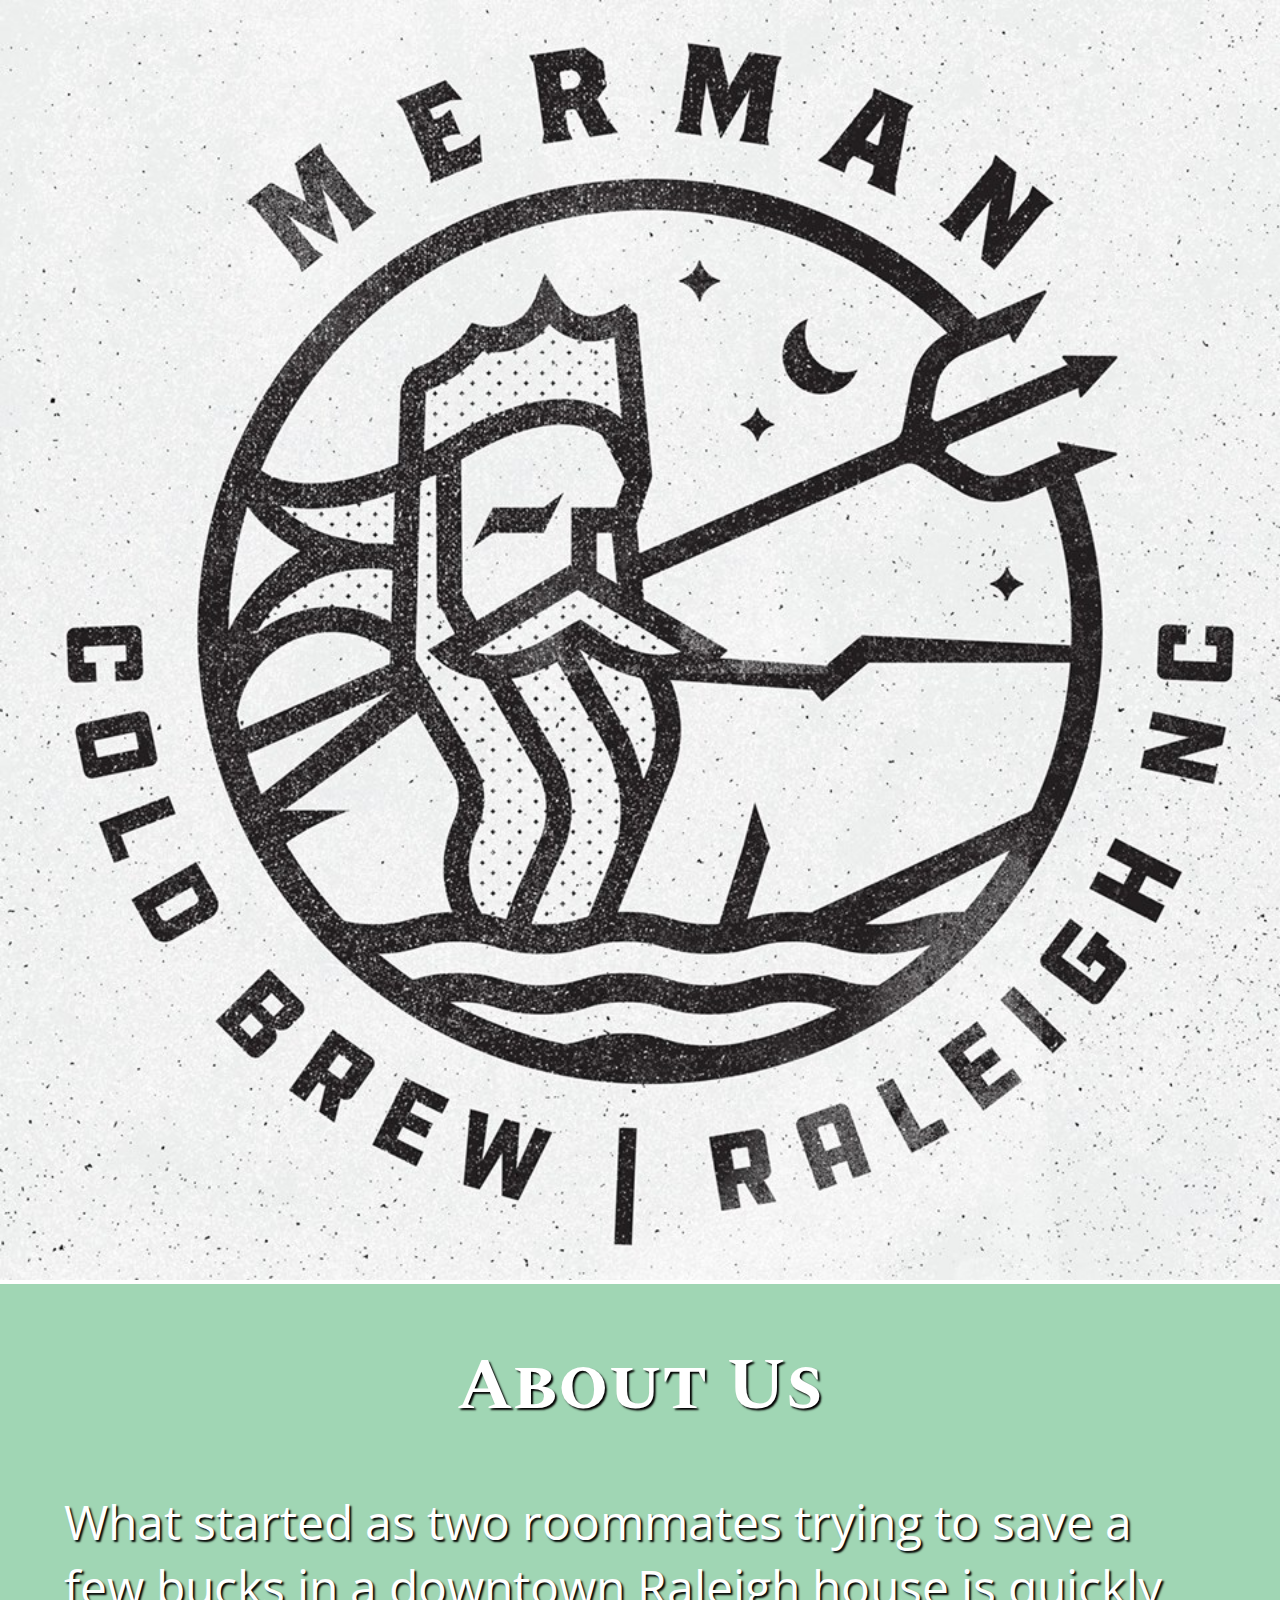
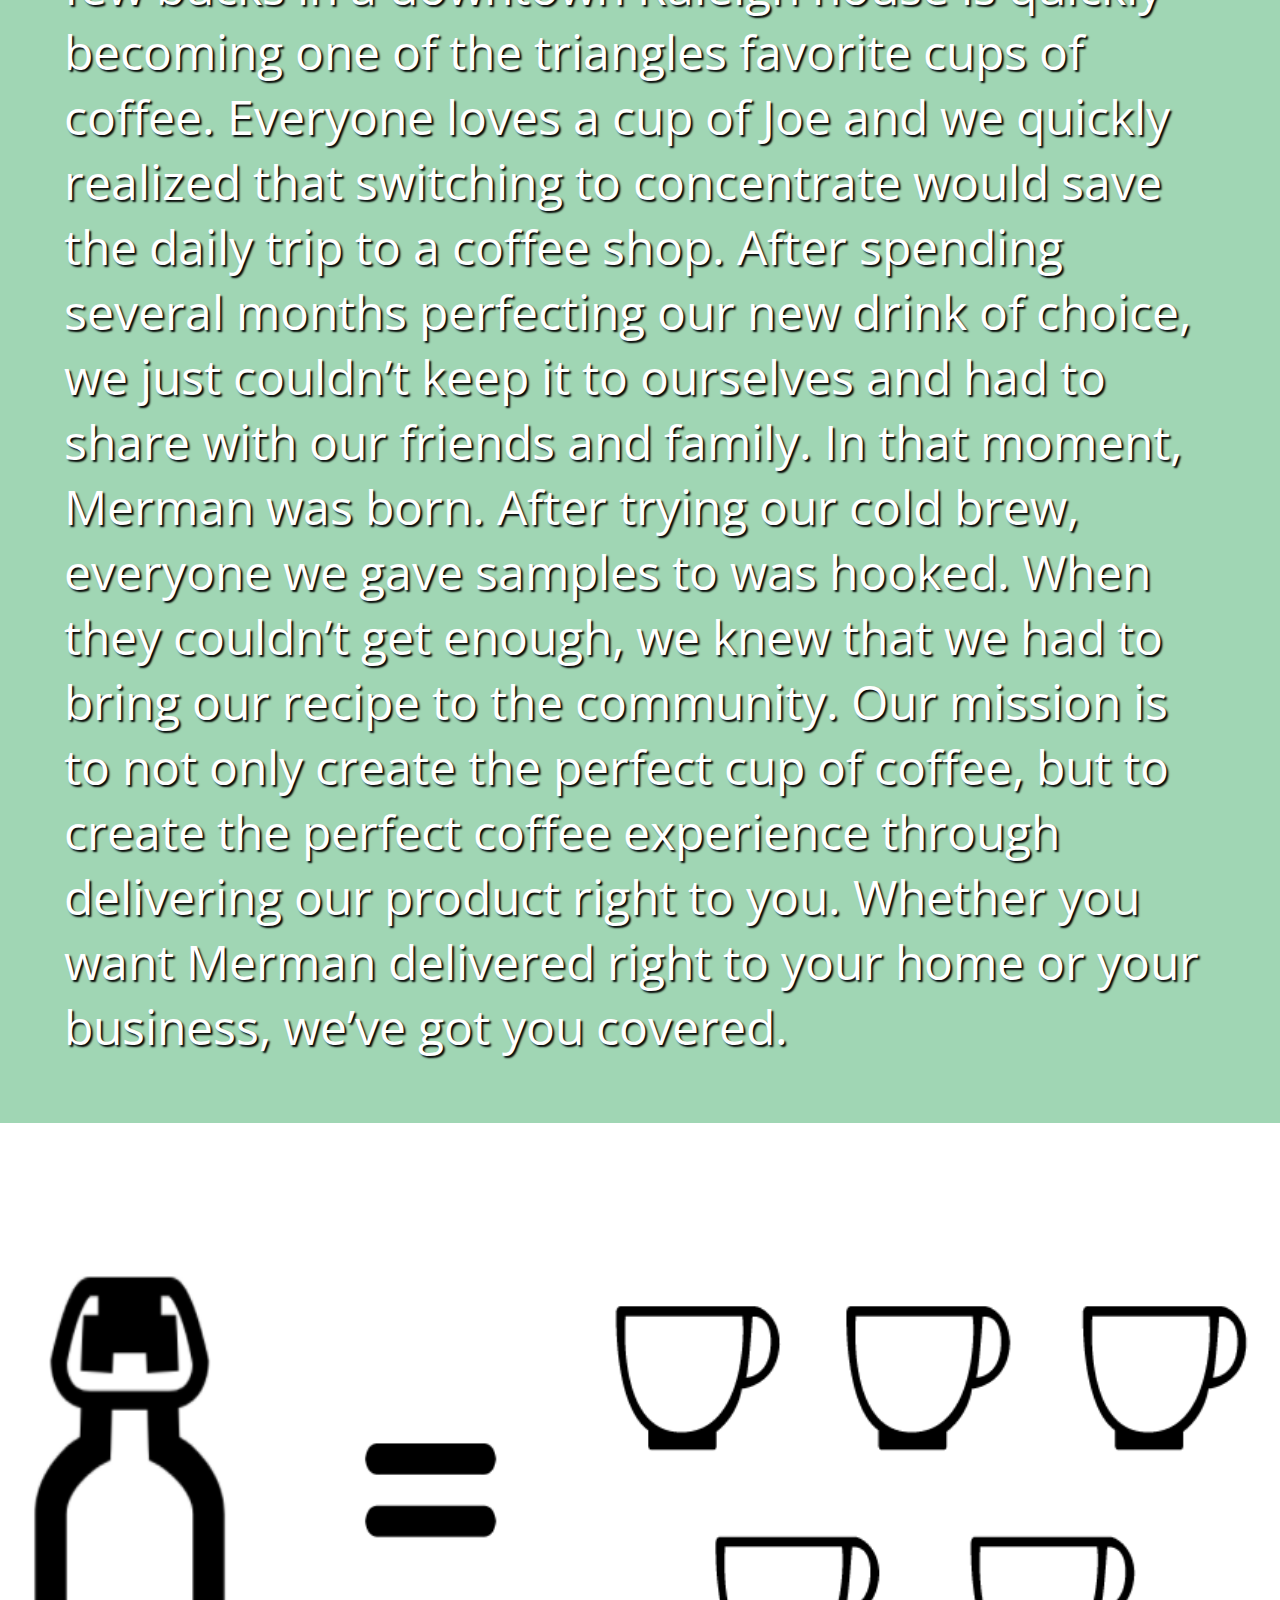
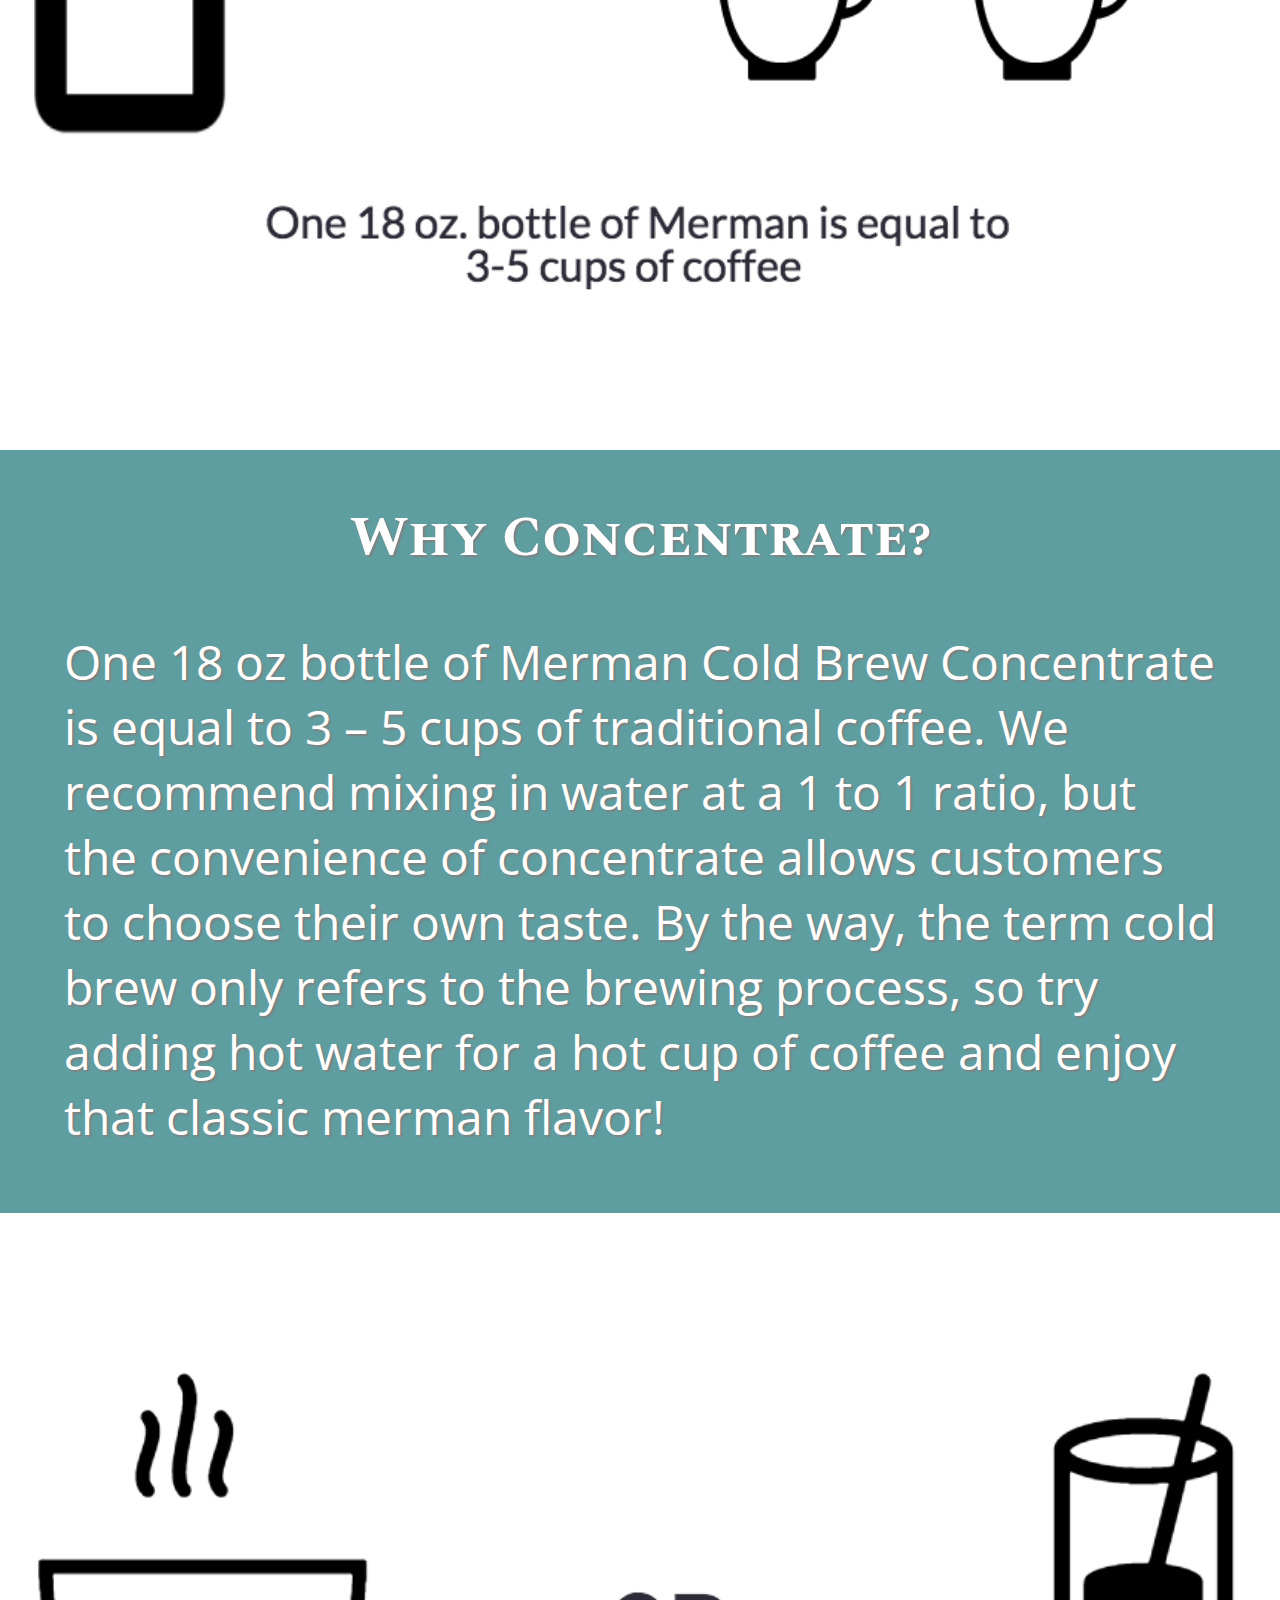
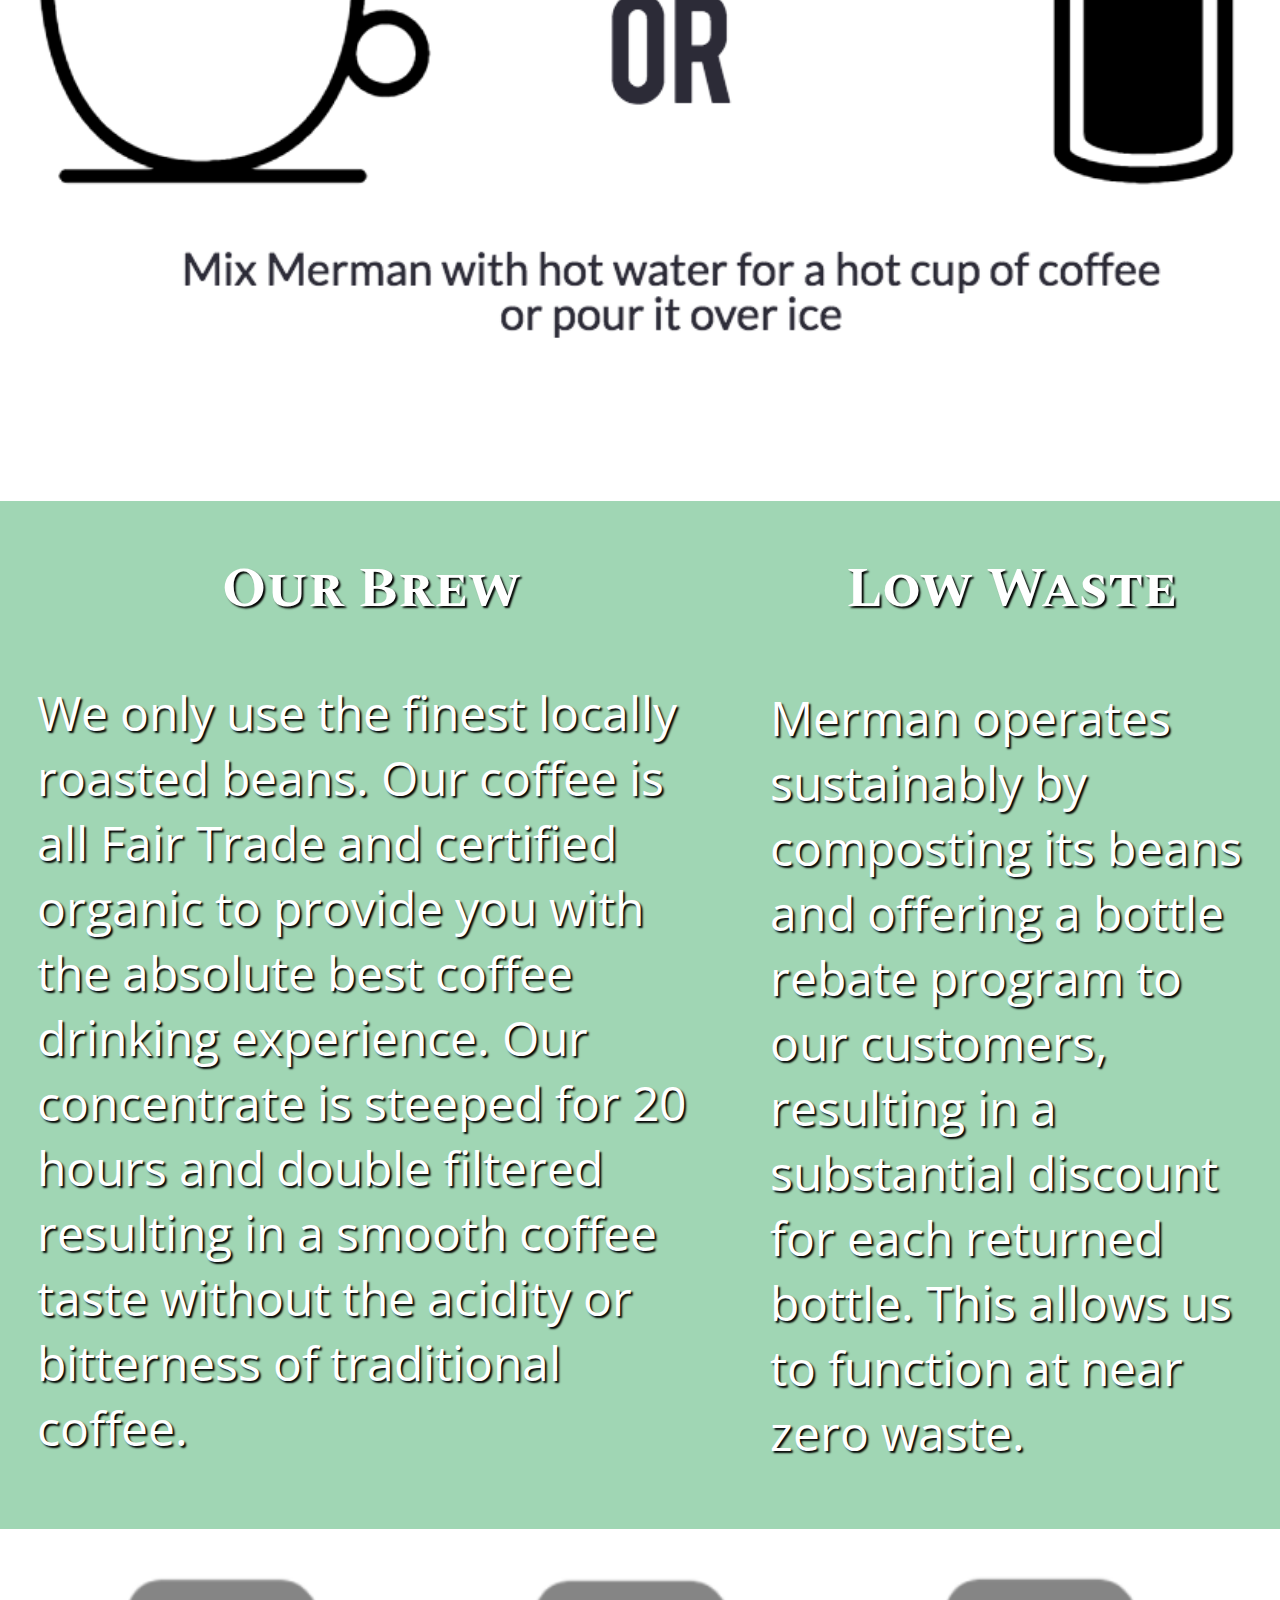
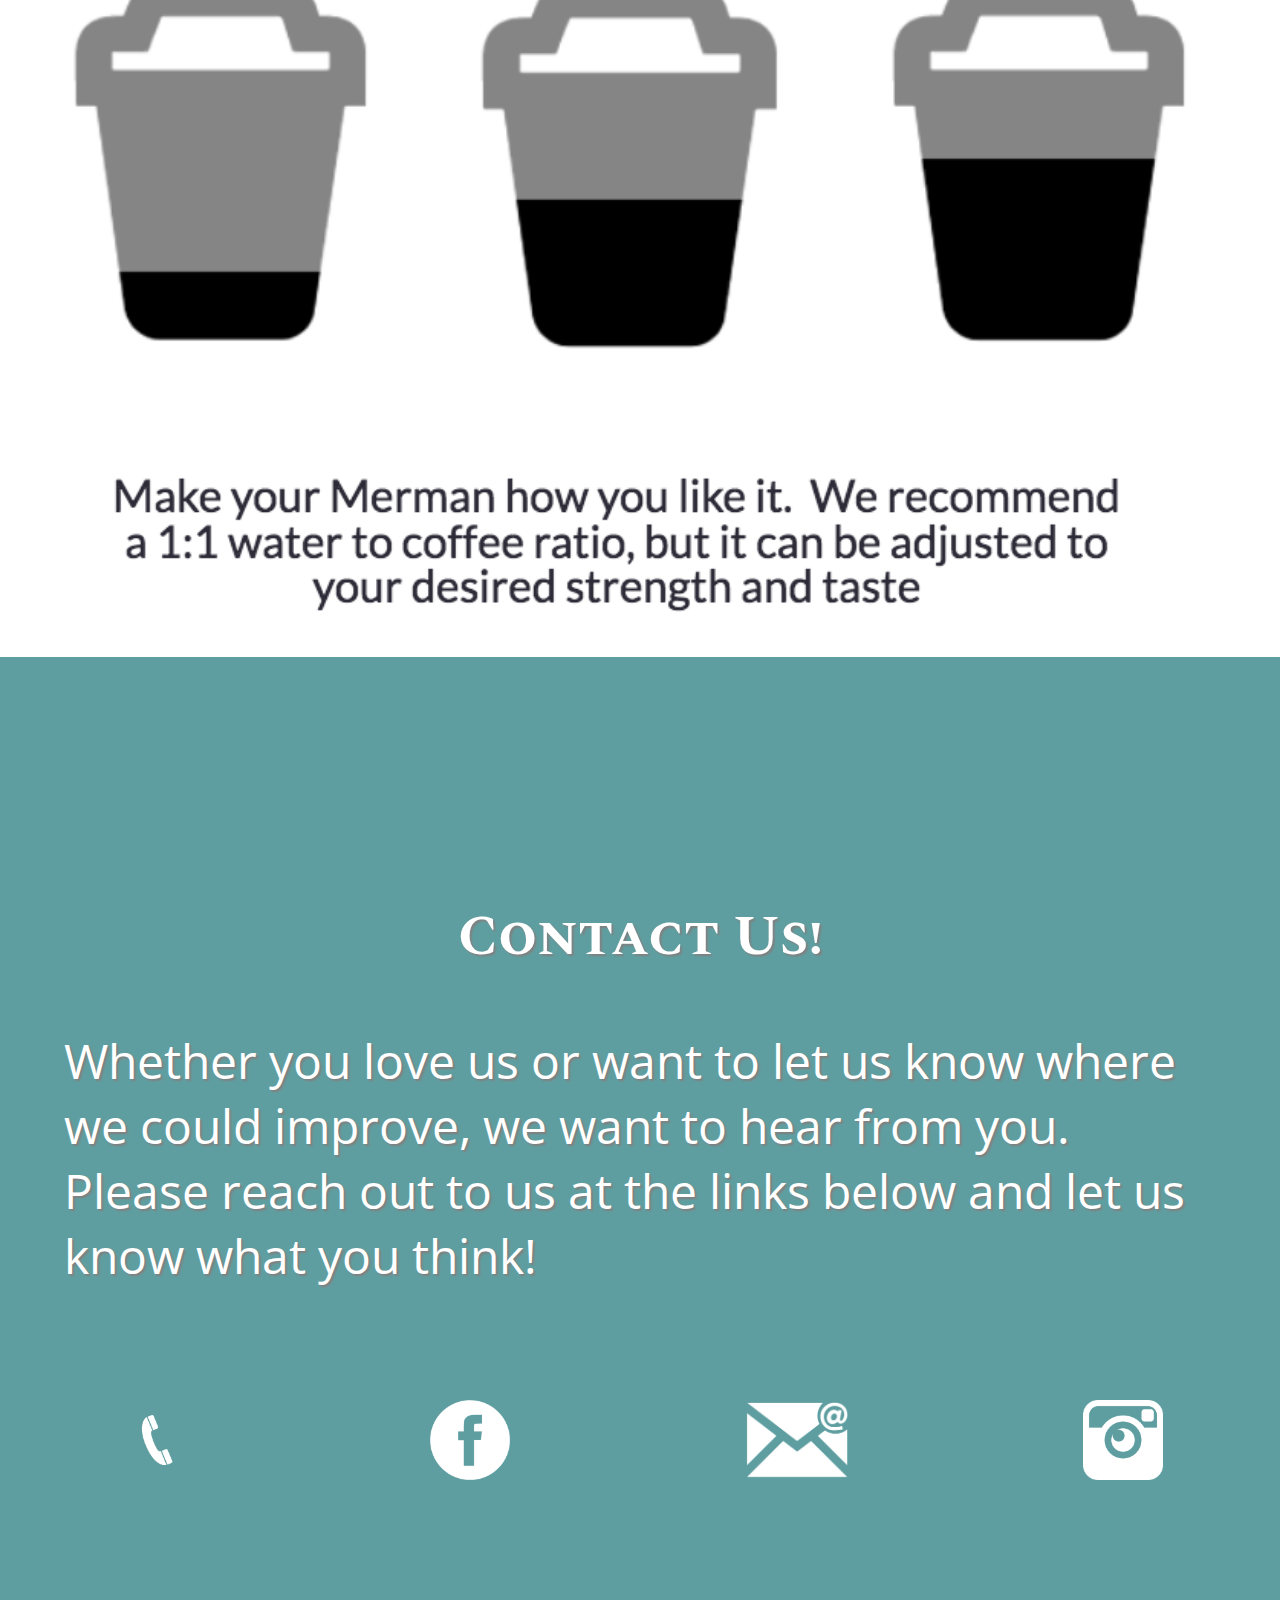
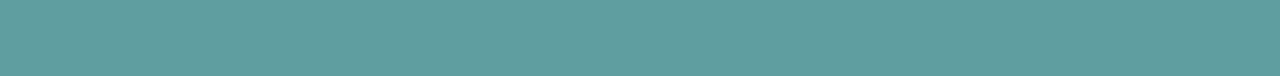
<file: index.html>
<!DOCTYPE html>
<html>

<head>
  <meta charset="utf-8">
  <link rel="stylesheet" href="style.css">
  <link href="https://fonts.googleapis.com/css?family=Dosis|Open+Sans+Condensed:300|Spectral+SC" rel="stylesheet">
  <title>Merman</title>
</head>

<body>
  <header>
    <img src="mermansecondary.png" alt="trident" class="trident">
  </header>
  <div class="mainimage">
    <a href="index.html"><img src="mermanmain2.jpg" alt="logo" class="logo"></a>
  </div>
  <div class="container">
    <div class="about">
      <h1>About Us</h1>
      <p>What started as two roommates trying to save a few bucks in a downtown Raleigh house is quickly becoming one of the triangles favorite cups of coffee. Everyone loves a cup of Joe and we quickly realized that switching to concentrate would save the daily trip to a coffee shop. After spending several months perfecting our new drink of choice, we just couldn’t keep it to ourselves and had to share with our friends and family. In that moment, Merman was born. After trying our cold brew, everyone we gave samples to was hooked. When they couldn’t get enough, we knew that we had to bring our recipe to the community.       Our mission is to not only create the perfect cup of coffee, but to create the perfect coffee experience through delivering our product right to you. Whether you want Merman delivered right to your home or your business, we’ve got you covered.</p>
      <!-- <p>Merman started in a house in downtown Raleigh, NC when we started making cold brew to save money. After perfecting the recipe over several months, we began sharing it with our friends. When none of them could return to traditional coffee, we knew -->
        <!-- we needed to share our recipe with the world. It’s become our mission not only to create the perfect cup of coffee, but to create the perfect coffee experience by delivering it right to your home or office at the lowest possible price.</p> -->
    </div>
    <div class="infographic">
      <img src="amount.png" alt="inforgraphic" class="info">
    </div>
    <div class="concentrate">
      <h2>Why Concentrate?</h2>
      <p>One 18 oz bottle of Merman Cold Brew Concentrate is equal to 3 – 5 cups of traditional coffee. We recommend mixing in water at a 1 to 1 ratio, but the convenience of concentrate allows customers to choose their own taste. By the way, the term cold
        brew only refers to the brewing process, so try adding hot water for a hot cup of coffee and enjoy that classic merman flavor!</p>
    </div>
    <div class="infographic">
      <img src="temperature.png" alt="inforgraphic" class="info">
    </div>
    <div class="dualbox">
      <div class="brew">
        <h2>Our Brew</h2>
        <p>We only use the finest locally roasted beans. Our coffee is all Fair Trade and certified organic to provide you with the absolute best coffee drinking experience. Our concentrate is steeped for 20 hours and double filtered resulting in a smooth
          coffee taste without the acidity or bitterness of traditional coffee.</p>
      </div>
      <div class="eco">
        <h2>Low Waste</h2>
        <p>Merman operates sustainably by composting its beans and offering a bottle rebate program to our customers, resulting in a substantial discount for each returned bottle. This allows us to function at near zero waste.</p>
      </div>
    </div>
    <div>
      <img src="strength.png" alt="inforgraphic" class="info">
    </div>
    <div id="contactsection">
      <h2>Contact Us!</h2>
      <p>Whether you love us or want to let us know where we could improve, we want to hear from you. Please reach out to us at the links below and let us know what you think!</p>
      <div class="contactlinks">
        <a href="tel:‭3364067903‬"><img src="phone.png" alt="phone" class="sociallink"></a>
        <a href="https://www.facebook.com/mermancoldbrew/"><img src="facebook.png" alt="fb" class="sociallink"></a>
        <a href="mailto:mermancoldbrew@gmail.com"><img src="email.png" alt="email" class="sociallink"></a>
        <a href="https://www.instagram.com/mermancoldbrew/"><img src="insta.png" alt="insta" class="sociallink"></a>
      </div>
    </div>
  </div>
  <footer>
    <div class="link">
      <a href="#contactsection" class="footerlink">Contact Us</a>
    </div>
    <div class="link">
      <a href="order.html" class="footerlink">Get Started</a>
    </div>
  </footer>
</body>

</html>
</file>
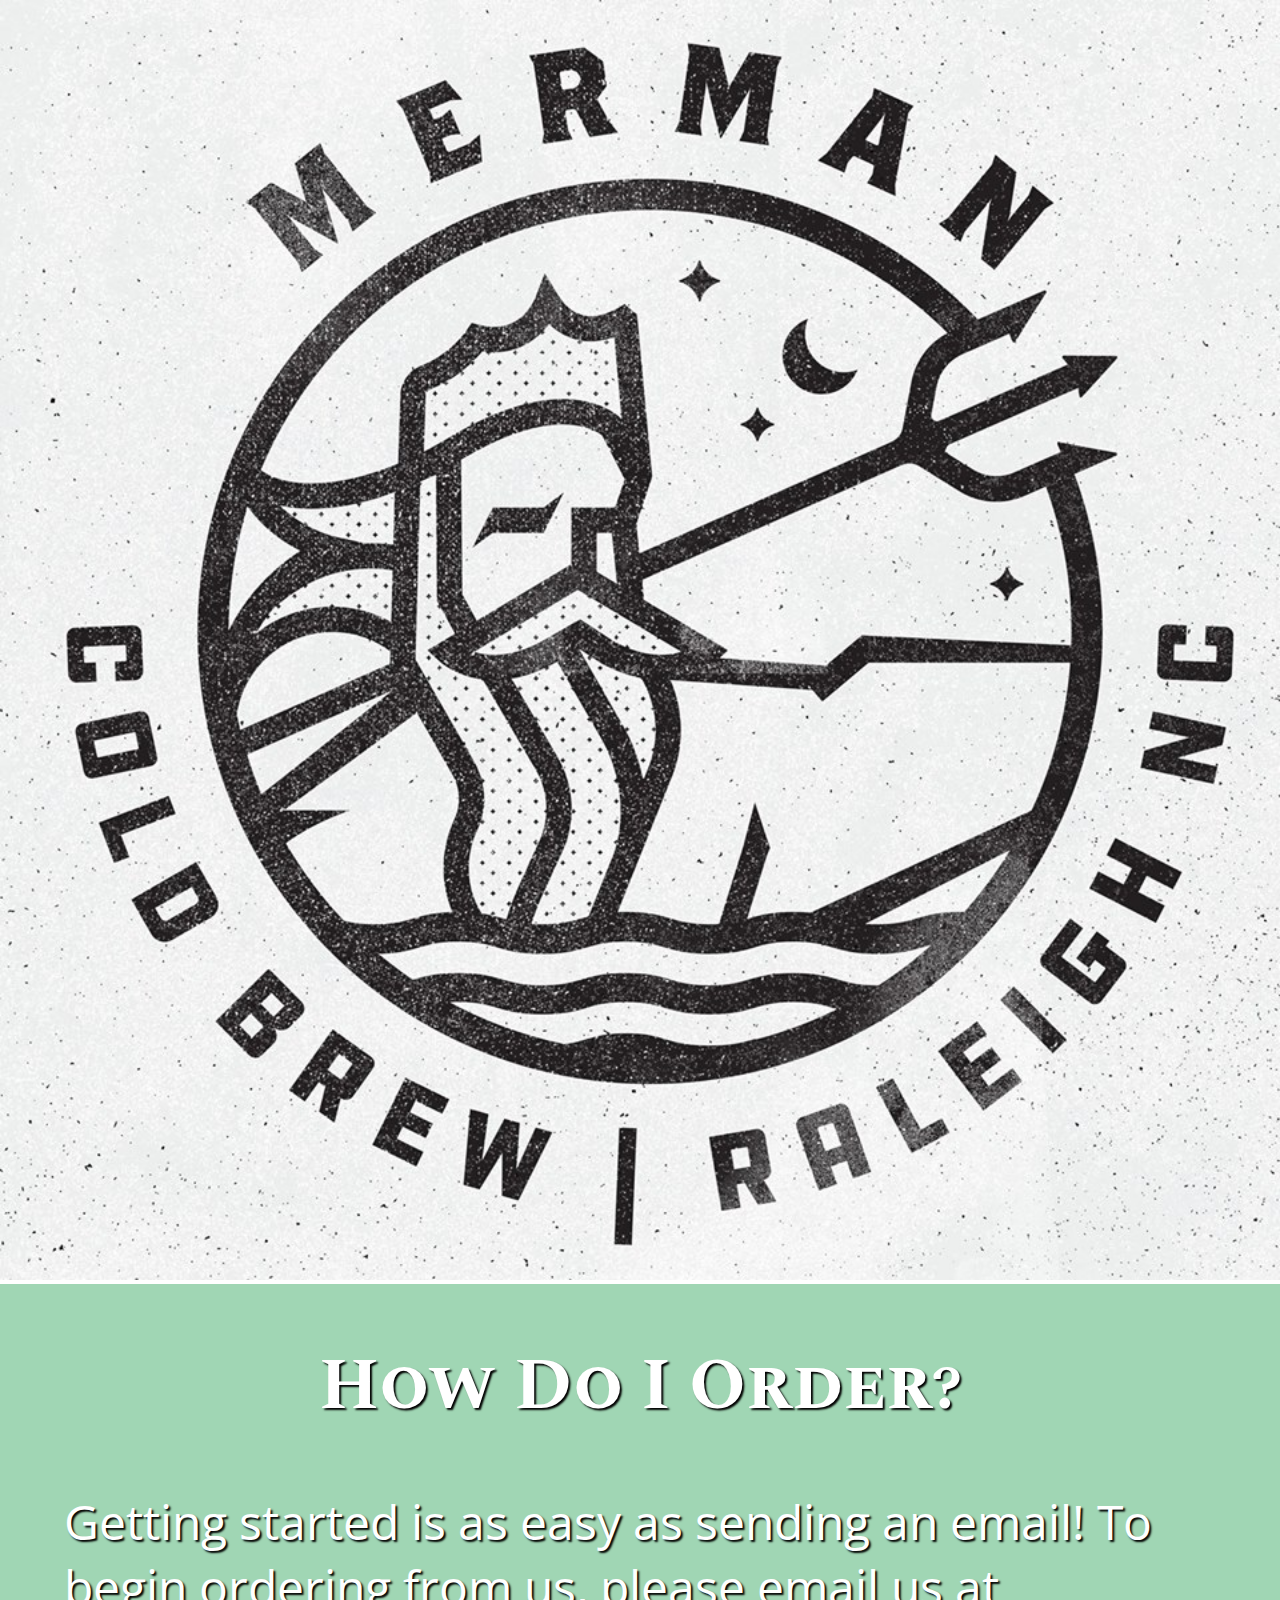
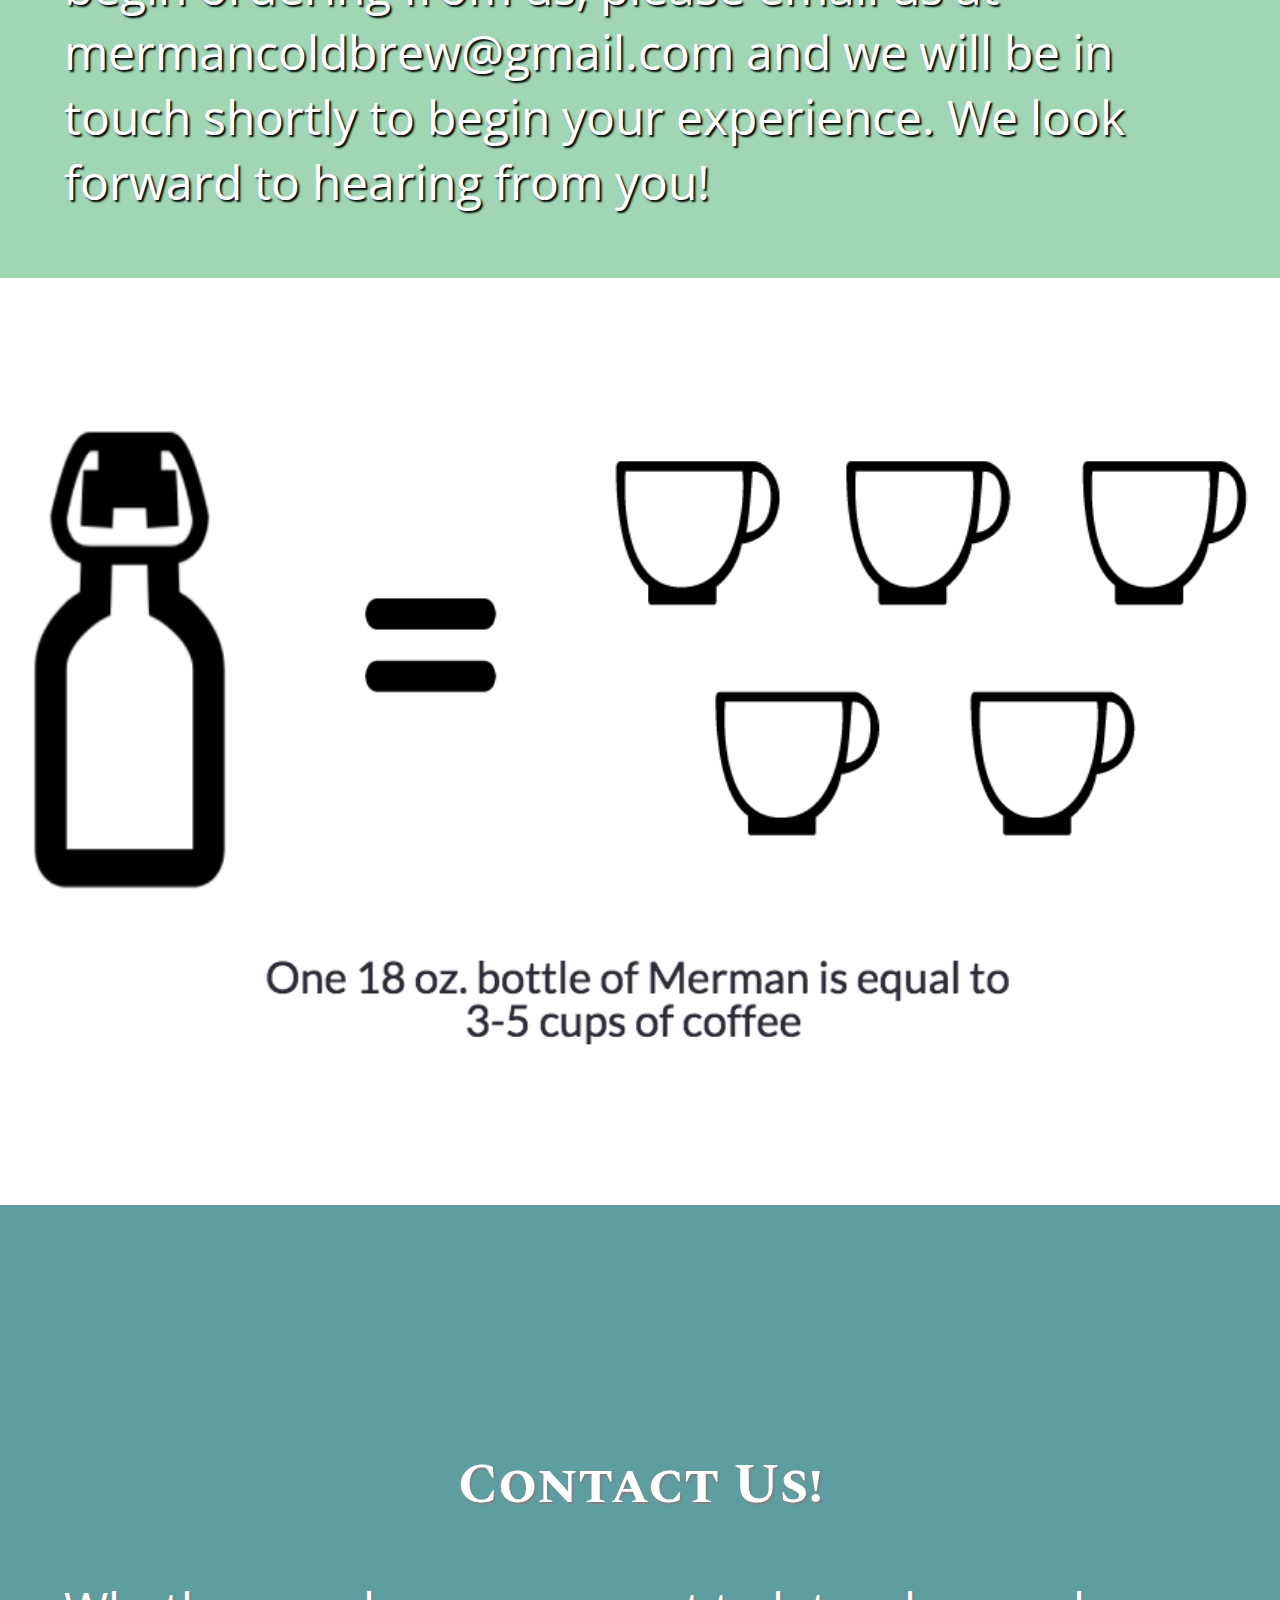
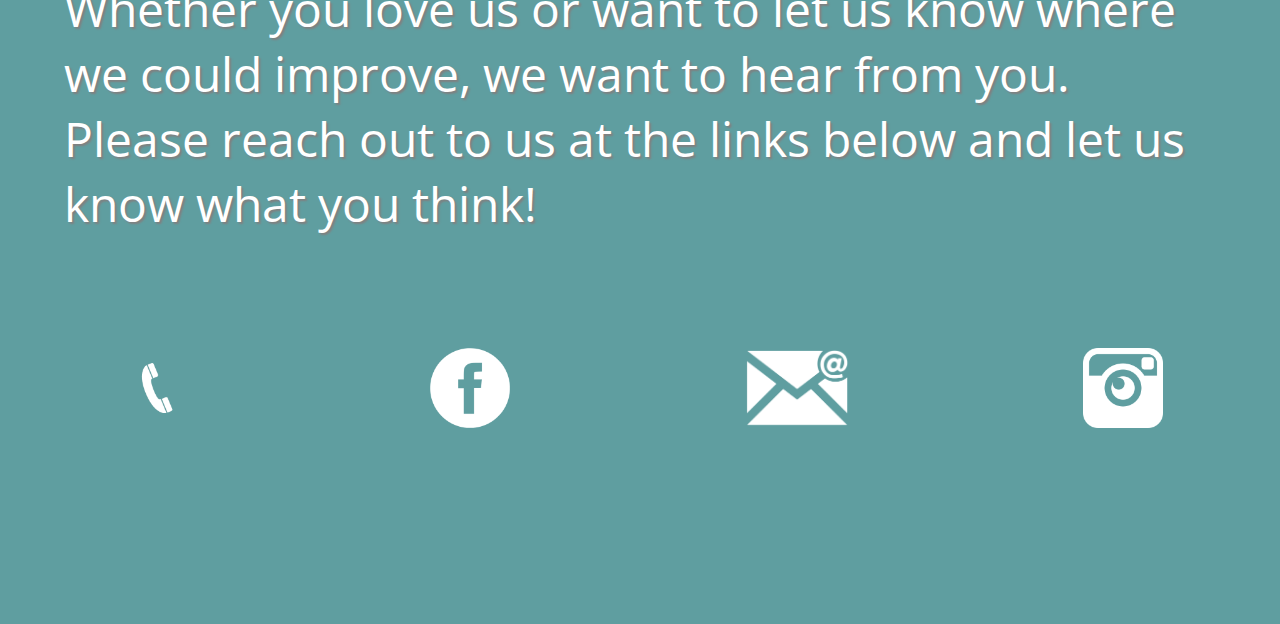
<file: order.html>
<!DOCTYPE html>
<html>

<head>
  <meta charset="utf-8">
  <link rel="stylesheet" href="style.css">
  <link href="https://fonts.googleapis.com/css?family=Dosis|Open+Sans+Condensed:300|Spectral+SC" rel="stylesheet">
  <title>Merman</title>
</head>

<body>
  <header>
    <img src="mermansecondary.png" alt="trident" class="trident">
  </header>
  <div class="mainimage">
    <a href="index.html"><img src="mermanmain2.jpg" alt="logo" class="logo"></a>
  </div>
  <div class="container">
    <div class="about">
      <h1>How Do I Order?</h1>
      <p>Getting started is as easy as sending an email! To begin ordering from us, please email us at mermancoldbrew@gmail.com and we will be in touch shortly to begin your experience. We look forward to hearing from you! </p>
      <!-- <p>Merman started in a house in downtown Raleigh, NC when we started making cold brew to save money. After perfecting the recipe over several months, we began sharing it with our friends. When none of them could return to traditional coffee, we knew -->
        <!-- we needed to share our recipe with the world. It’s become our mission not only to create the perfect cup of coffee, but to create the perfect coffee experience by delivering it right to your home or office at the lowest possible price.</p> -->
    </div>
    <div class="infographic">
      <img src="amount.png" alt="inforgraphic" class="info">
    </div>
    <div id="contactsection">
      <h2>Contact Us!</h2>
      <p>Whether you love us or want to let us know where we could improve, we want to hear from you. Please reach out to us at the links below and let us know what you think!</p>
      <div class="contactlinks">
        <a href="tel:‭3364067903‬"><img src="phone.png" alt="phone" class="sociallink"></a>
        <a href="https://www.facebook.com/mermancoldbrew/"><img src="facebook.png" alt="fb" class="sociallink"></a>
        <a href="mailto:mermancoldbrew@gmail.com"><img src="email.png" alt="email" class="sociallink"></a>
        <a href="https://www.instagram.com/mermancoldbrew/"><img src="insta.png" alt="insta" class="sociallink"></a>
      </div>
    </div>
  </div>
  <footer>
    <div class="link">
      <a href="#contactsection" class="footerlink">Contact Us</a>
    </div>
    <div class="link">
      <a href="order.html" class="footerlink">Get Started</a>
    </div>
  </footer>
</body>

</html>
</file>
<file: style.css>
/*fonts =
font-family: 'Spectral SC', serif;
font-family: 'Dosis', sans-serif;
font-family: 'Open Sans Condensed', sans-serif;*/


/*colors =
A0D6B4
5F9EA0
E8D9C5
*/

body {
  margin: 0 auto;
}

h1 {
  font-family: 'Spectral SC', serif;
  text-transform: capitalize;
  color: white;
  font-size: 4.5em;
  margin-bottom: 0
}

h2 {
  font-family: 'Spectral SC', serif;
  font-size: 3.5em;
  margin-bottom: 0
}

h3 {
  font-family: 'Dosis', sans-serif;
}

p {
  font-family: 'Open Sans Condensed', sans-serif;
  margin-left: 5%;
  margin-right: 5%;
  margin-bottom: 5%;
  font-size: 3em;
  display: flex;
  justify-content: center;
}

header {
  width: 100%;
  position: fixed;
  top: 0;
  background-color: white;
  display: flex;
  justify-content: center;
}

.trident {
  height: 75px;
  margin: 20px
}

.mainimage {
  background-color: white;
  z-index: 2;
  position: relative;
}

.logo {
  width: 100%;
  height: inherit;
  margin: 0
}

.container {
  width: 100%;
  display: flex;
  flex-direction: column;
}

.about {
  background-color: #A0D6B4;
  width: 100%;
  display: flex;
  flex-wrap: wrap;
  justify-content: center;
  color: white;
  text-shadow: 2px 2px 2px black;
}

.infographic {
  width: 100%;
  display: flex;
  flex-wrap: wrap;
  justify-content: center;
  margin-top: 10%;
  margin-bottom: 10%;
}

.info {
  width: 100%;
  height: 100%
}

.concentrate {
  width: 100%;
  display: flex;
  flex-wrap: wrap;
  justify-content: center;
  background-color: #5F9EA0;
  color: white;
  text-shadow: 2px 2px 2px gray;
}

.dualbox {
  display: flex;
  flex-direction: row;
  background-color: #A0D6B4;
  padding-bottom: 2em;
  color: white;
  text-shadow: 2px 2px 2px black;
}

.brew {
  display: flex;
  flex-wrap: wrap;
  justify-content: center;
}

.eco {
  display: flex;
  flex-wrap: wrap;
  justify-content: center;
}

#contactsection {
  width: 100%;
  display: flex;
  flex-wrap: wrap;
  justify-content: center;
  background-color: #5F9EA0;
  color: white;
  padding-top: 15%;
  padding-bottom: 15%;
  text-shadow: 2px 2px 2px gray;
}

.contactlinks {
  width: 100%;
  display: flex;
  flex-wrap: wrap;
  justify-content: space-around;
  background-color: #5F9EA0;
  color: white;
  margin-top: 3em;
}

.sociallink {
  height: 5em;
}

footer {
  background: transparent;
  display: flex;
  width: 100%;
  justify-content: space-around;
  bottom: 0;
  position: fixed;
  /*z-index: 999;*/
}

.footerlink {
  text-decoration: none;
  color: white;
  text-shadow: 1px 1px 1px black;
  font-family: 'Open Sans Condensed', sans-serif;
  font-weight: bold;
  padding: auto 100px;
}

.link {
  background-color: #E8D9C5;
  padding-right: 40px;
  padding-left: 40px;
  border: gray 2px solid;
  border-radius: 10px;
  font-size: 4em;
  margin-bottom: -5px;
}

/*------------------------------------------*/
/*
@media screen and (min-width: 750px) {
    .trident {
      height: 25px;
      margin: 20px
    }
    h1 {
      font-family: 'Spectral SC', serif;
      text-transform: capitalize;
      color: white;
      font-size: 3.5em;
      margin-bottom: 0
    }

    h2 {
      font-family: 'Spectral SC', serif;
      font-size: 2.5em;
      margin-bottom: 0
    }

    h3 {
      font-family: 'Dosis', sans-serif;
    }

    p {
      font-family: 'Open Sans Condensed', sans-serif;
      margin-left: 5%;
      margin-right: 5%;
      margin-bottom: 5%;
      font-size: 1.5em;
      display: flex;
      justify-content: center;
    }
    .link {
      background-color: #E8D9C5;
      padding-right: 40px;
      padding-left: 40px;
      border: gray 2px solid;
      border-radius: 10px;
      font-size: 2em;
      margin-bottom: -5px;
    }
    #contactsection {
      width: 100%;
      display: flex;
      flex-wrap: wrap;
      justify-content: center;
      background-color: #5F9EA0;
      color: white;
      padding-top: 5%;
      padding-bottom: 5%;
      text-shadow: 2px 2px 2px gray;
    }
}*/
</file>
